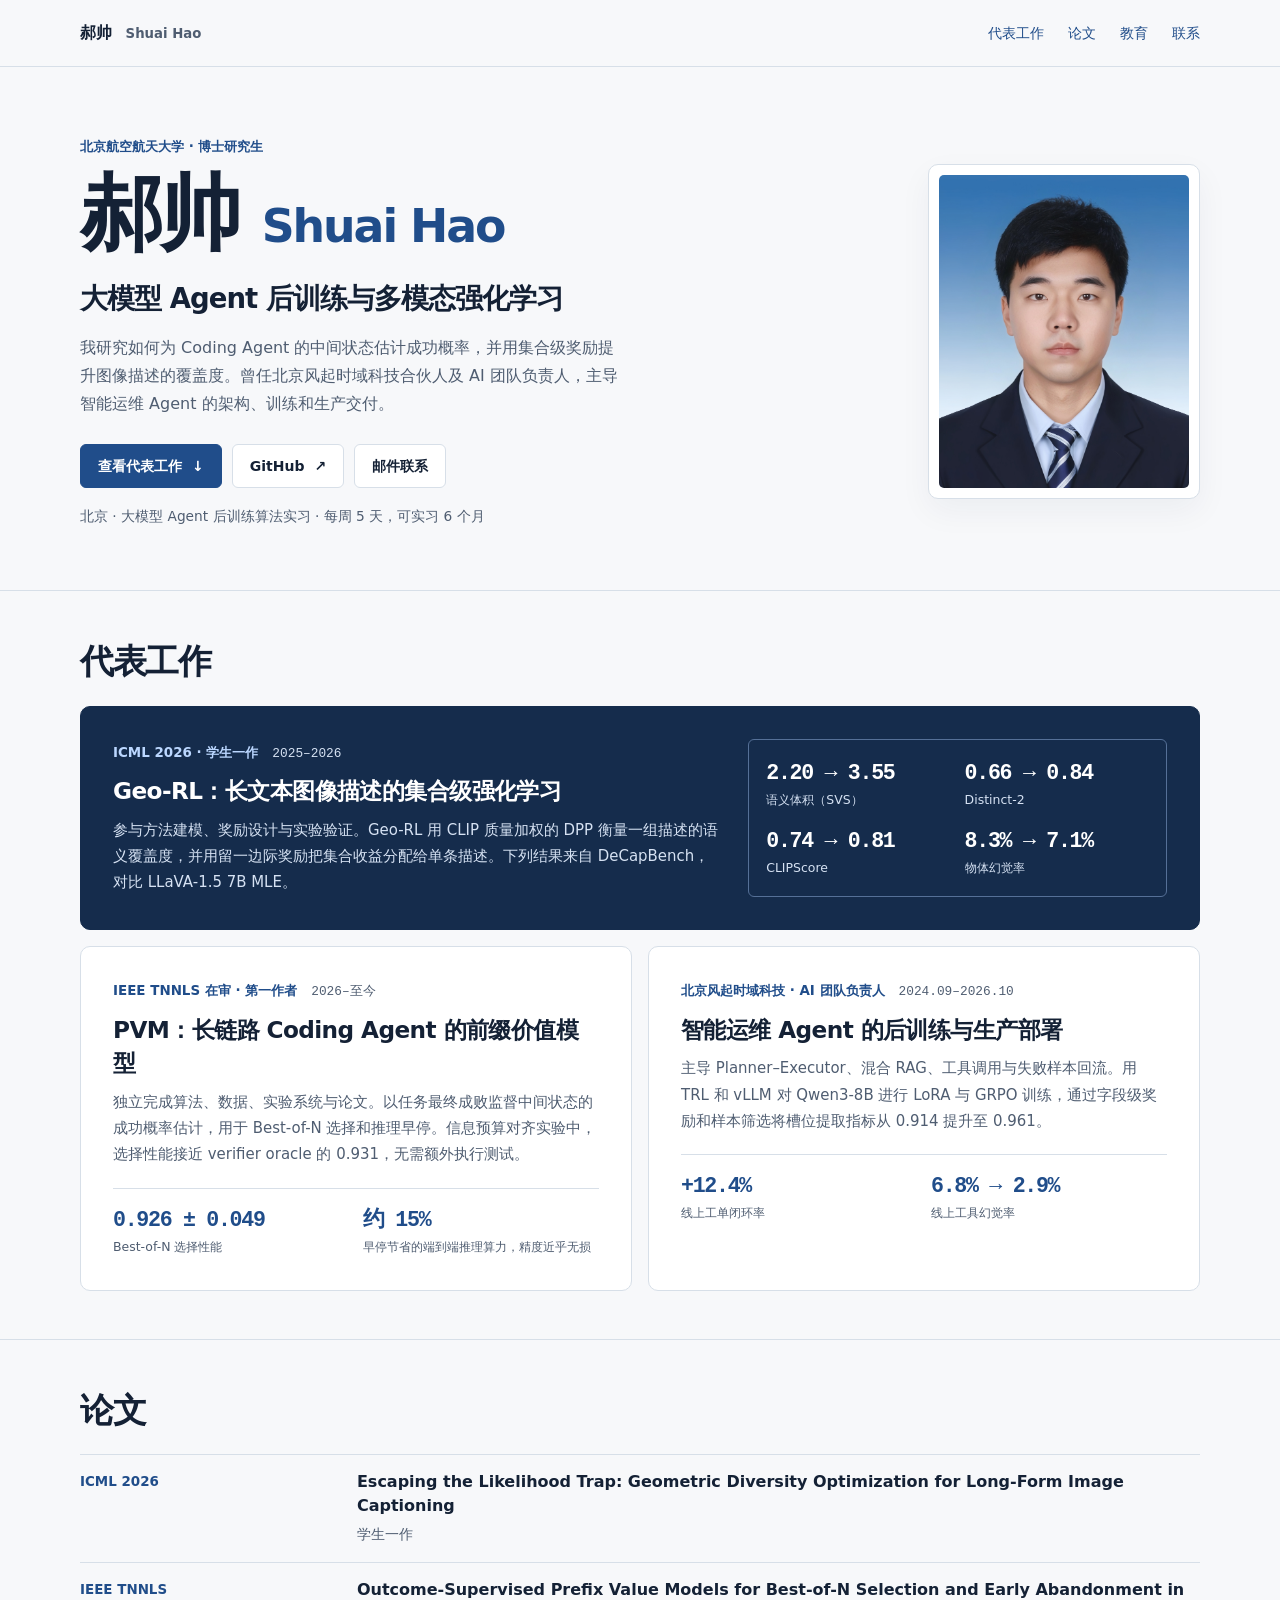
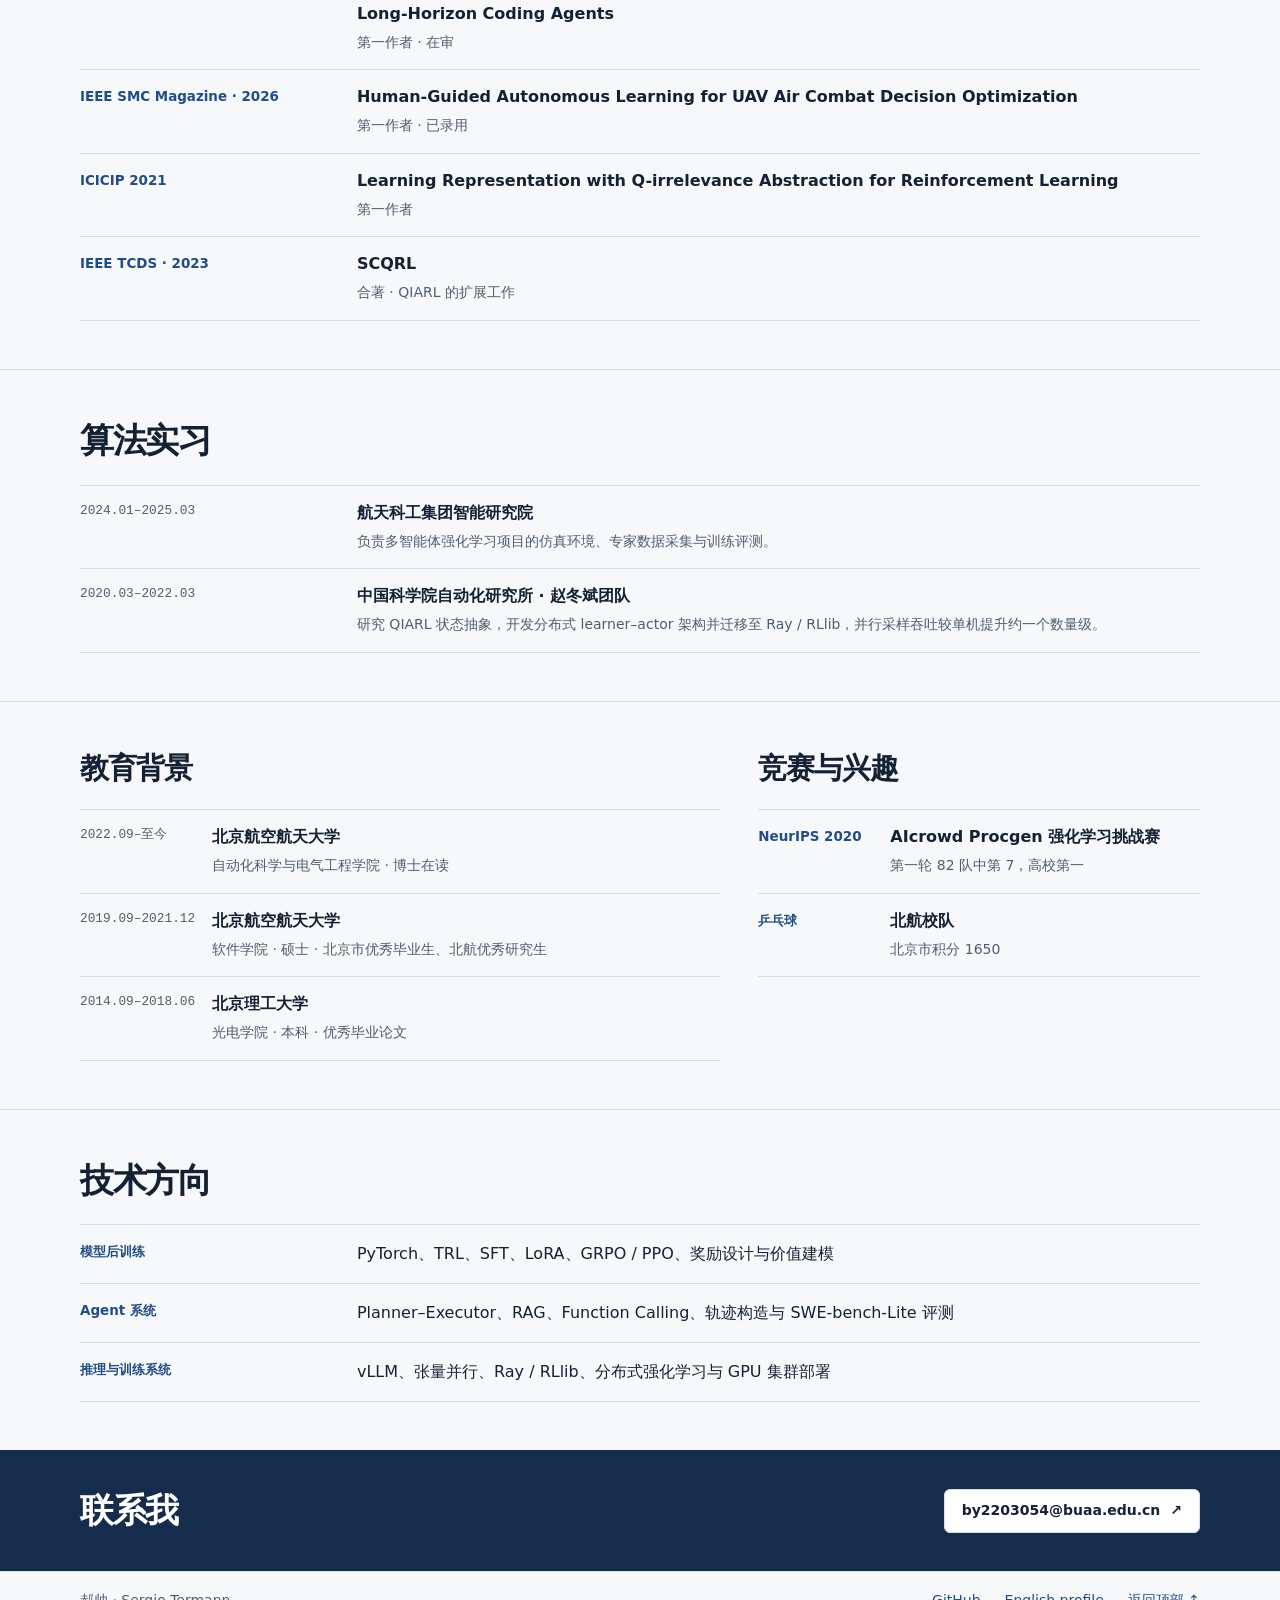
<file: index.html>
<!doctype html>
<html lang="zh-CN">
<head>
  <meta charset="utf-8">
  <meta name="viewport" content="width=device-width, initial-scale=1">
  <meta name="description" content="郝帅（Shuai Hao / Sergio Termann），北京航空航天大学博士研究生。研究方向包括大模型 Agent 后训练、前缀价值建模和多模态强化学习。">
  <meta name="theme-color" content="#f7f8fa">
  <title>郝帅 Shuai Hao | 大模型 Agent 后训练</title>
  <style>
    :root {
      color-scheme: light;
      --paper: #f7f8fa;
      --white: #fff;
      --ink: #142135;
      --muted: #4f5d71;
      --line: #d7dfe8;
      --blue: #204d8a;
      --soft: #eaf0f8;
      --navy: #152c4c;
      --font: "Inter", "Microsoft YaHei", "PingFang SC", "Noto Sans CJK SC", system-ui, sans-serif;
      --mono: ui-monospace, "Cascadia Mono", Consolas, monospace;
    }

    *, *::before, *::after { box-sizing: border-box; }
    html { scroll-behavior: smooth; scroll-padding-top: 88px; }
    body { margin: 0; background: var(--paper); color: var(--ink); font: 1rem/1.75 var(--font); }
    a { color: var(--blue); text-underline-offset: .23em; }
    a:hover { text-decoration-thickness: 2px; }
    a:focus-visible { outline: 2px solid currentColor; outline-offset: 5px; }
    h1, h2, h3, p, dl, dd { margin: 0; }
    img { display: block; width: 100%; height: auto; }
    .shell { width: min(1120px, calc(100% - 72px)); margin-inline: auto; }
    .skip-link { position: fixed; top: 12px; left: 12px; z-index: 3; padding: 8px 16px; background: white; }
    .skip-link:not(:focus) { clip-path: inset(50%); }
    .topbar { position: sticky; top: 0; z-index: 2; background: var(--paper); border-bottom: 1px solid var(--line); }
    .topbar-inner, .footer-inner { display: flex; align-items: center; justify-content: space-between; gap: 16px 32px; }
    .topbar-inner { min-height: 66px; }
    .brand { white-space: nowrap; font-weight: 750; color: var(--ink); }
    .brand span { margin-left: 8px; color: var(--muted); font-size: .83rem; font-weight: 550; }
    .topbar a, .footer a { text-decoration: none; }
    .topbar a:hover, .footer a:hover { text-decoration: underline; }
    .nav, .footer-links { display: flex; flex-wrap: wrap; gap: 8px 24px; font-size: .875rem; }

    .hero { display: grid; grid-template-columns: minmax(0, 1fr) minmax(210px, 272px); grid-template-areas: "heading portrait" "details portrait"; align-items: center; gap: 15px clamp(30px, 7vw, 88px); padding-block: 68px 62px; }
    .hero-heading { grid-area: heading; align-self: end; }
    .hero-details { grid-area: details; align-self: start; }
    .affiliation, .meta, .project-type { color: var(--blue); font-size: .84rem; font-weight: 650; }
    .hero h1 { display: flex; flex-wrap: wrap; align-items: baseline; gap: 4px 24px; margin-block: 8px 18px; font-size: clamp(3rem, 6.5vw, 5.4rem); line-height: 1.12; letter-spacing: -.05em; }
    .hero h1 span { color: var(--blue); font-size: .55em; letter-spacing: -.045em; }
    .hero-lead { font-size: clamp(1.23rem, 2.3vw, 1.72rem); font-weight: 720; line-height: 1.5; letter-spacing: -.035em; }
    .hero-copy { max-width: 34em; color: var(--muted); }
    .actions { display: flex; flex-wrap: wrap; align-items: center; gap: 10px; margin-top: 26px; }
    .button { display: inline-flex; align-items: center; justify-content: center; gap: 10px; min-height: 44px; padding: 8px 17px; border: 1px solid var(--line); border-radius: 6px; color: var(--ink); background: var(--white); font-size: .875rem; font-weight: 650; text-decoration: none; }
    .button:hover { background: var(--soft); }
    .button-primary { color: var(--white); background: var(--blue); border-color: var(--blue); }
    .button-primary:hover { background: var(--navy); border-color: var(--navy); }
    .availability { margin-top: 16px; color: var(--muted); font-size: .86rem; }
    .portrait { grid-area: portrait; padding: 10px; border: 1px solid var(--line); border-radius: 10px; background: var(--white); box-shadow: 0 12px 32px #152c4c0d; }
    .portrait img { aspect-ratio: 4 / 5; object-fit: cover; object-position: 50% 40%; border-radius: 5px; }

    .section { padding-block: 48px; border-top: 1px solid var(--line); }
    .section h2, .contact h2 { margin-bottom: 22px; font-size: clamp(1.6rem, 3vw, 2.15rem); line-height: 1.3; letter-spacing: -.04em; }
    .project-grid { display: grid; grid-template-columns: repeat(2, minmax(0, 1fr)); gap: 16px; }
    .project { padding: clamp(20px, 3vw, 32px); border: 1px solid var(--line); border-radius: 10px; background: var(--white); }
    .project-featured { display: grid; grid-template-columns: minmax(0, 1.45fr) minmax(0, 1fr); align-items: center; gap: 28px; grid-column: 1 / -1; background: var(--navy); border-color: var(--navy); color: var(--white); }
    .project-meta { display: flex; flex-wrap: wrap; align-items: baseline; gap: 2px 14px; margin-bottom: 10px; }
    .period { font: .8rem/1.5 var(--mono); color: var(--muted); white-space: nowrap; }
    .project h3 { margin-bottom: 9px; font-size: clamp(1.15rem, 2.2vw, 1.45rem); line-height: 1.45; letter-spacing: -.025em; overflow-wrap: anywhere; }
    .project p { color: var(--muted); font-size: .935rem; }
    .project-featured .project-type { color: #bbd7ff; }
    .project-featured .period, .project-featured p { color: #d6e2f3; }
    .metrics { display: grid; grid-template-columns: repeat(2, minmax(0, 1fr)); gap: 14px; margin-top: 20px; padding-top: 15px; border-top: 1px solid var(--line); }
    .project-featured .metrics { margin: 0; padding: 17px; border: 1px solid #557097; border-radius: 6px; }
    .metric { display: flex; flex-direction: column-reverse; justify-content: flex-end; }
    .metric dt { color: var(--muted); font-size: .78rem; }
    .metric dd { color: var(--blue); font: 650 clamp(.95rem, 2.1vw, 1.35rem)/1.5 var(--mono); letter-spacing: -.06em; }
    .project-featured .metric dt { color: #d6e2f3; }
    .project-featured .metric dd { color: #fff; }

    .record-list { margin: 0; padding: 0; list-style: none; }
    .record { display: grid; grid-template-columns: minmax(135px, .9fr) minmax(0, 3fr); gap: 6px 24px; padding-block: 15px; border-bottom: 1px solid var(--line); }
    .record:first-child { border-top: 1px solid var(--line); }
    .record h3 { font-size: 1rem; font-weight: 660; line-height: 1.5; overflow-wrap: anywhere; }
    .record p { margin-top: 4px; color: var(--muted); font-size: .875rem; }
    .section-pair { display: grid; grid-template-columns: minmax(0, 1.45fr) minmax(0, 1fr); gap: 38px; }
    .section-pair .record { grid-template-columns: minmax(116px, auto) minmax(0, 1fr); gap: 6px 16px; }
    .section-pair h2 { font-size: clamp(1.4rem, 2.5vw, 1.8rem); }

    .contact { background: var(--navy); color: var(--white); }
    .contact-inner { display: flex; align-items: center; justify-content: space-between; gap: 22px; padding-block: 38px; }
    .contact h2 { margin-bottom: 0; }
    .contact .button { overflow-wrap: anywhere; }
    .footer { border-top: 1px solid var(--line); color: var(--muted); }
    .footer-inner { padding-block: 16px; font-size: .875rem; }

    @media (max-width: 800px) {
      .shell { width: calc(100% - 48px); }
      .hero { column-gap: 25px; }
      .section-pair { grid-template-columns: 1fr; gap: 32px; }
    }

    @media (max-width: 650px) {
      html { scroll-padding-top: 112px; }
      .shell { width: calc(100% - 32px); }
      .topbar-inner { flex-wrap: wrap; gap: 4px 14px; padding-block: 9px; }
      .nav { gap: 4px 14px; }
      .hero { grid-template-columns: minmax(0, 1fr) clamp(76px, 23vw, 125px); grid-template-areas: "heading portrait" "details details"; gap: 15px; padding-block: 34px; }
      .hero-heading { align-self: center; }
      .hero h1 { column-gap: 12px; margin-block: 6px 10px; }
      .hero-lead { font-size: 1.1rem; }
      .portrait { padding: 5px; }
      .hero .button { padding-inline: 12px; }
      .section { padding-block: 33px; }
      .project-grid, .project-featured { grid-template-columns: 1fr; }
      .project-featured { gap: 17px; }
      .record, .section-pair .record { grid-template-columns: 1fr; }
      .contact-inner, .footer-inner { align-items: flex-start; flex-direction: column; }
    }

    @media (prefers-reduced-motion: reduce) {
      html { scroll-behavior: auto; }
    }
  </style>
</head>
<body>
  <a class="skip-link" href="#main">跳到正文</a>
  <header class="topbar">
    <div class="shell topbar-inner">
      <a class="brand" href="#main">郝帅 <span lang="en">Shuai Hao</span></a>
      <nav class="nav" aria-label="主导航">
        <a href="#work">代表工作</a>
        <a href="#publications">论文</a>
        <a href="#education">教育</a>
        <a href="#contact">联系</a>
      </nav>
    </div>
  </header>

  <main id="main">
    <section class="shell hero" id="about" aria-labelledby="hero-title">
      <div class="hero-heading">
        <p class="affiliation">北京航空航天大学 · 博士研究生</p>
        <h1 id="hero-title">郝帅 <span lang="en">Shuai Hao</span></h1>
        <p class="hero-lead">大模型 Agent 后训练与多模态强化学习</p>
      </div>
      <div class="hero-details">
        <p class="hero-copy">我研究如何为 Coding Agent 的中间状态估计成功概率，并用集合级奖励提升图像描述的覆盖度。曾任北京风起时域科技合伙人及 AI 团队负责人，主导智能运维 Agent 的架构、训练和生产交付。</p>
        <div class="actions">
          <a class="button button-primary" href="#work">查看代表工作 <span aria-hidden="true">↓</span></a>
          <a class="button" href="https://github.com/SergioTermann">GitHub <span aria-hidden="true">↗</span></a>
          <a class="button" href="mailto:by2203054@buaa.edu.cn">邮件联系</a>
        </div>
        <p class="availability">北京 · 大模型 Agent 后训练算法实习 · 每周 5 天，可实习 6 个月</p>
      </div>
      <div class="portrait">
        <img src="./images/profile.jpg" alt="郝帅的个人照片" width="3072" height="4096" fetchpriority="high">
      </div>
    </section>

    <section class="section" id="work" aria-labelledby="work-title">
      <div class="shell">
        <h2 id="work-title">代表工作</h2>
        <div class="project-grid">
          <article class="project project-featured">
            <div>
              <div class="project-meta">
                <span class="project-type">ICML 2026 · 学生一作</span>
                <span class="period">2025–2026</span>
              </div>
              <h3>Geo-RL：长文本图像描述的集合级强化学习</h3>
              <p>参与方法建模、奖励设计与实验验证。Geo-RL 用 CLIP 质量加权的 DPP 衡量一组描述的语义覆盖度，并用留一边际奖励把集合收益分配给单条描述。下列结果来自 DeCapBench，对比 LLaVA-1.5 7B MLE。</p>
            </div>
            <dl class="metrics">
              <div class="metric"><dt>语义体积（SVS）</dt><dd>2.20 → 3.55</dd></div>
              <div class="metric"><dt>Distinct-2</dt><dd>0.66 → 0.84</dd></div>
              <div class="metric"><dt>CLIPScore</dt><dd>0.74 → 0.81</dd></div>
              <div class="metric"><dt>物体幻觉率</dt><dd>8.3% → 7.1%</dd></div>
            </dl>
          </article>

          <article class="project">
            <div class="project-meta">
              <span class="project-type">IEEE TNNLS 在审 · 第一作者</span>
              <span class="period">2026–至今</span>
            </div>
            <h3>PVM：长链路 Coding Agent 的前缀价值模型</h3>
            <p>独立完成算法、数据、实验系统与论文。以任务最终成败监督中间状态的成功概率估计，用于 Best-of-N 选择和推理早停。信息预算对齐实验中，选择性能接近 verifier oracle 的 0.931，无需额外执行测试。</p>
            <dl class="metrics">
              <div class="metric"><dt>Best-of-N 选择性能</dt><dd>0.926 ± 0.049</dd></div>
              <div class="metric"><dt>早停节省的端到端推理算力，精度近乎无损</dt><dd>约 15%</dd></div>
            </dl>
          </article>

          <article class="project">
            <div class="project-meta">
              <span class="project-type">北京风起时域科技 · AI 团队负责人</span>
              <span class="period">2024.09–2026.10</span>
            </div>
            <h3>智能运维 Agent 的后训练与生产部署</h3>
            <p>主导 Planner–Executor、混合 RAG、工具调用与失败样本回流。用 TRL 和 vLLM 对 Qwen3-8B 进行 LoRA 与 GRPO 训练，通过字段级奖励和样本筛选将槽位提取指标从 0.914 提升至 0.961。</p>
            <dl class="metrics">
              <div class="metric"><dt>线上工单闭环率</dt><dd>+12.4%</dd></div>
              <div class="metric"><dt>线上工具幻觉率</dt><dd>6.8% → 2.9%</dd></div>
            </dl>
          </article>
        </div>
      </div>
    </section>

    <section class="section" id="publications" aria-labelledby="publications-title">
      <div class="shell">
        <h2 id="publications-title">论文</h2>
        <ul class="record-list">
          <li class="record">
            <span class="meta" lang="en">ICML 2026</span>
            <div><h3 lang="en">Escaping the Likelihood Trap: Geometric Diversity Optimization for Long-Form Image Captioning</h3><p>学生一作</p></div>
          </li>
          <li class="record">
            <span class="meta" lang="en">IEEE TNNLS</span>
            <div><h3 lang="en">Outcome-Supervised Prefix Value Models for Best-of-N Selection and Early Abandonment in Long-Horizon Coding Agents</h3><p>第一作者 · 在审</p></div>
          </li>
          <li class="record">
            <span class="meta">IEEE SMC Magazine · 2026</span>
            <div><h3 lang="en">Human-Guided Autonomous Learning for UAV Air Combat Decision Optimization</h3><p>第一作者 · 已录用</p></div>
          </li>
          <li class="record">
            <span class="meta" lang="en">ICICIP 2021</span>
            <div><h3 lang="en">Learning Representation with Q-irrelevance Abstraction for Reinforcement Learning</h3><p>第一作者</p></div>
          </li>
          <li class="record">
            <span class="meta" lang="en">IEEE TCDS · 2023</span>
            <div><h3 lang="en">SCQRL</h3><p>合著 · QIARL 的扩展工作</p></div>
          </li>
        </ul>
      </div>
    </section>

    <section class="section" aria-labelledby="experience-title">
      <div class="shell">
        <h2 id="experience-title">算法实习</h2>
        <ul class="record-list">
          <li class="record">
            <span class="period">2024.01–2025.03</span>
            <div><h3>航天科工集团智能研究院</h3><p>负责多智能体强化学习项目的仿真环境、专家数据采集与训练评测。</p></div>
          </li>
          <li class="record">
            <span class="period">2020.03–2022.03</span>
            <div><h3>中国科学院自动化研究所 · 赵冬斌团队</h3><p>研究 QIARL 状态抽象，开发分布式 learner–actor 架构并迁移至 Ray / RLlib，并行采样吞吐较单机提升约一个数量级。</p></div>
          </li>
        </ul>
      </div>
    </section>

    <div class="section">
      <div class="shell section-pair">
        <section id="education" aria-labelledby="education-title">
          <h2 id="education-title">教育背景</h2>
          <ul class="record-list">
            <li class="record">
              <span class="period">2022.09–至今</span>
              <div><h3>北京航空航天大学</h3><p>自动化科学与电气工程学院 · 博士在读</p></div>
            </li>
            <li class="record">
              <span class="period">2019.09–2021.12</span>
              <div><h3>北京航空航天大学</h3><p>软件学院 · 硕士 · 北京市优秀毕业生、北航优秀研究生</p></div>
            </li>
            <li class="record">
              <span class="period">2014.09–2018.06</span>
              <div><h3>北京理工大学</h3><p>光电学院 · 本科 · 优秀毕业论文</p></div>
            </li>
          </ul>
        </section>

        <section id="honors" aria-labelledby="honors-title">
          <h2 id="honors-title">竞赛与兴趣</h2>
          <ul class="record-list">
            <li class="record">
              <span class="meta" lang="en">NeurIPS 2020</span>
              <div><h3>AIcrowd Procgen 强化学习挑战赛</h3><p>第一轮 82 队中第 7，高校第一</p></div>
            </li>
            <li class="record">
              <span class="meta">乒乓球</span>
              <div><h3>北航校队</h3><p>北京市积分 1650</p></div>
            </li>
          </ul>
        </section>
      </div>
    </div>

    <section class="section" id="expertise" aria-labelledby="expertise-title">
      <div class="shell">
        <h2 id="expertise-title">技术方向</h2>
        <ul class="record-list">
          <li class="record"><span class="meta">模型后训练</span><div>PyTorch、TRL、SFT、LoRA、GRPO / PPO、奖励设计与价值建模</div></li>
          <li class="record"><span class="meta">Agent 系统</span><div>Planner–Executor、RAG、Function Calling、轨迹构造与 SWE-bench-Lite 评测</div></li>
          <li class="record"><span class="meta">推理与训练系统</span><div>vLLM、张量并行、Ray / RLlib、分布式强化学习与 GPU 集群部署</div></li>
        </ul>
      </div>
    </section>

    <section class="contact" id="contact" aria-labelledby="contact-title">
      <div class="shell contact-inner">
        <h2 id="contact-title">联系我</h2>
        <a class="button" href="mailto:by2203054@buaa.edu.cn">by2203054@buaa.edu.cn <span aria-hidden="true">↗</span></a>
      </div>
    </section>
  </main>

  <footer class="footer">
    <div class="shell footer-inner">
      <span>郝帅 · <span lang="en">Sergio Termann</span></span>
      <div class="footer-links">
        <a href="https://github.com/SergioTermann">GitHub</a>
        <a href="https://github.com/SergioTermann?tab=overview" hreflang="en" lang="en">English profile</a>
        <a href="#main">返回顶部 ↑</a>
      </div>
    </div>
  </footer>
</body>
</html>
</file>
